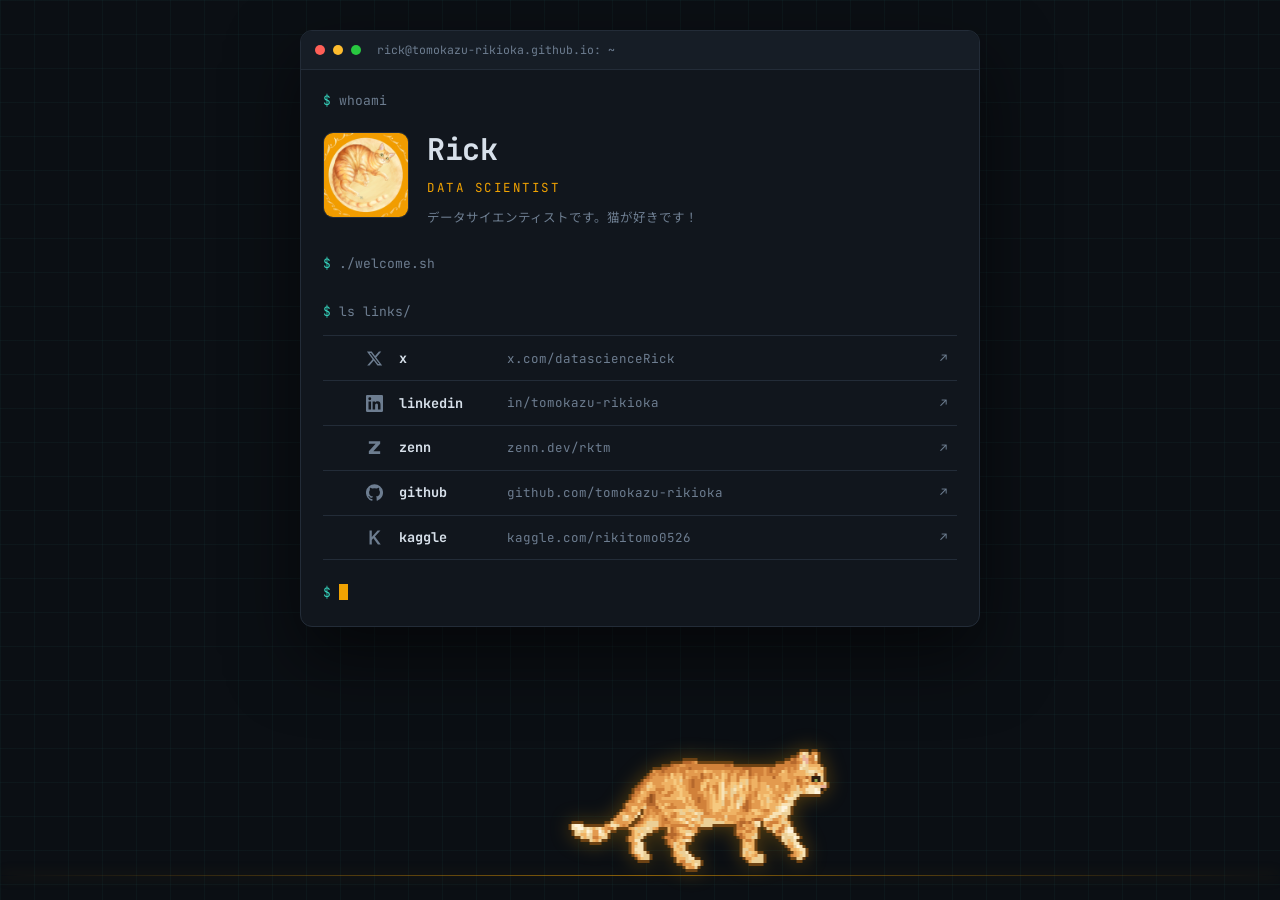
<file: index.html>
<!DOCTYPE html>
<html lang="ja">
<head>
<meta charset="utf-8">
<meta name="viewport" content="width=device-width, initial-scale=1">
<title>Rick — Data Scientist</title>
<meta name="description" content="データサイエンティスト Rick のプロフィール。X・LinkedIn・Zenn・GitHub・Kaggle へのリンクをまとめています。">
<link rel="canonical" href="https://tomokazu-rikioka.github.io/">

<link rel="icon" href="assets/img/favicon-32.png" sizes="32x32">
<link rel="icon" href="assets/img/favicon-16.png" sizes="16x16">
<link rel="apple-touch-icon" href="assets/img/apple-touch-icon.png">
<meta name="theme-color" content="#0b0f14">

<meta property="og:type" content="website">
<meta property="og:locale" content="ja_JP">
<meta property="og:site_name" content="Rick — Data Scientist">
<meta property="og:title" content="Rick — Data Scientist">
<meta property="og:description" content="データサイエンティストです。猫が好きです！">
<meta property="og:url" content="https://tomokazu-rikioka.github.io/">
<meta property="og:image" content="https://tomokazu-rikioka.github.io/assets/img/og.png">
<meta property="og:image:width" content="1200">
<meta property="og:image:height" content="630">
<meta name="twitter:card" content="summary_large_image">
<meta name="twitter:site" content="@datascienceRick">
<meta name="twitter:creator" content="@datascienceRick">

<link rel="preconnect" href="https://fonts.googleapis.com">
<link rel="preconnect" href="https://fonts.gstatic.com" crossorigin>
<link href="https://fonts.googleapis.com/css2?family=JetBrains+Mono:wght@400;500;700&family=Noto+Sans+JP:wght@400;500&display=swap" rel="stylesheet">
<link rel="stylesheet" href="assets/css/style.css">

<script type="application/ld+json">
{
  "@context": "https://schema.org",
  "@type": "Person",
  "name": "Rick",
  "alternateName": "Tomokazu Rikioka",
  "jobTitle": "Data Scientist",
  "description": "データサイエンティストです。猫が好きです！",
  "url": "https://tomokazu-rikioka.github.io/",
  "image": "https://tomokazu-rikioka.github.io/assets/img/avatar.jpg",
  "sameAs": [
    "https://x.com/datascienceRick",
    "https://www.linkedin.com/in/tomokazu-rikioka-723b30314/",
    "https://zenn.dev/rktm",
    "https://github.com/tomokazu-rikioka",
    "https://www.kaggle.com/rikitomo0526"
  ]
}
</script>
</head>
<body>
<div class="scanline"></div>

<main class="term fade">
  <div class="term__bar">
    <span class="dot" style="background:#ff5f57"></span>
    <span class="dot" style="background:#febc2e"></span>
    <span class="dot" style="background:#28c840"></span>
    <span class="term__title">rick@tomokazu-rikioka.github.io: ~</span>
  </div>

  <div class="term__body">
    <p class="cmd">whoami</p>
    <div class="block who">
      <img class="avatar" src="assets/img/avatar.jpg" width="86" height="86"
           alt="Rick のアイコン：丸くなったチャトラ猫のイラスト">
      <div>
        <h1>Rick</h1>
        <p class="role">DATA SCIENTIST</p>
        <p class="bio">データサイエンティストです。猫が好きです！</p>
      </div>
    </div>

    <p class="cmd">./welcome.sh</p>
    <div class="block visitor" id="visitor" hidden>
      <span class="visitor__text">あなたは</span>
      <b class="visitor__num" id="visitor-num">—</b>
      <span class="visitor__text">人目のユーザーです</span>
    </div>

    <p class="cmd">ls links/</p>
    <nav class="block rows" aria-label="プロフィールリンク">
      <a class="row" style="--brand:#ffffff" href="https://x.com/datascienceRick" target="_blank" rel="noopener">
        <span class="row__caret" aria-hidden="true">&gt;</span>
        <span class="row__icon"><svg viewBox="0 0 24 24" aria-hidden="true"><path d="M18.244 2.25h3.308l-7.227 8.26 8.502 11.24H16.17l-5.214-6.817L4.99 21.75H1.68l7.73-8.835L1.254 2.25H8.08l4.713 6.231 5.45-6.231Zm-1.161 17.52h1.833L7.084 4.126H5.117l11.966 15.644Z"/></svg></span>
        <span class="row__key">x</span>
        <span class="row__val">x.com/datascienceRick</span>
        <span class="row__ext" aria-hidden="true">↗</span>
      </a>
      <a class="row" style="--brand:#4aa3ef" href="https://www.linkedin.com/in/tomokazu-rikioka-723b30314/" target="_blank" rel="noopener">
        <span class="row__caret" aria-hidden="true">&gt;</span>
        <span class="row__icon"><svg viewBox="0 0 24 24" aria-hidden="true"><path d="M20.45 20.45h-3.56v-5.57c0-1.33-.02-3.04-1.85-3.04-1.85 0-2.14 1.45-2.14 2.94v5.67H9.35V9h3.42v1.56h.05c.47-.9 1.63-1.85 3.37-1.85 3.6 0 4.27 2.37 4.27 5.46v6.28ZM5.34 7.43a2.06 2.06 0 1 1 0-4.13 2.06 2.06 0 0 1 0 4.13Zm1.78 13.02H3.55V9h3.57v11.45ZM22.22 0H1.77C.79 0 0 .77 0 1.73v20.54C0 23.23.79 24 1.77 24h20.45c.98 0 1.78-.77 1.78-1.73V1.73C24 .77 23.2 0 22.22 0Z"/></svg></span>
        <span class="row__key">linkedin</span>
        <span class="row__val">in/tomokazu-rikioka</span>
        <span class="row__ext" aria-hidden="true">↗</span>
      </a>
      <a class="row" style="--brand:#3ea8ff" href="https://zenn.dev/rktm" target="_blank" rel="noopener">
        <span class="row__caret" aria-hidden="true">&gt;</span>
        <span class="row__icon"><svg viewBox="0 0 24 24" aria-hidden="true"><path d="M4 3h16v3.6L10.4 17.4H20V21H4v-3.6L13.6 6.6H4V3Z"/></svg></span>
        <span class="row__key">zenn</span>
        <span class="row__val">zenn.dev/rktm</span>
        <span class="row__ext" aria-hidden="true">↗</span>
      </a>
      <a class="row" style="--brand:#e6edf3" href="https://github.com/tomokazu-rikioka" target="_blank" rel="noopener">
        <span class="row__caret" aria-hidden="true">&gt;</span>
        <span class="row__icon"><svg viewBox="0 0 24 24" aria-hidden="true"><path d="M12 .3a12 12 0 0 0-3.79 23.4c.6.1.82-.26.82-.58v-2.03c-3.34.72-4.04-1.62-4.04-1.62-.55-1.39-1.34-1.76-1.34-1.76-1.09-.75.08-.73.08-.73 1.2.08 1.84 1.24 1.84 1.24 1.07 1.83 2.81 1.3 3.5 1 .1-.78.42-1.31.76-1.61-2.67-.3-5.47-1.34-5.47-5.93 0-1.31.47-2.38 1.24-3.22-.13-.3-.54-1.52.11-3.18 0 0 1-.32 3.3 1.23a11.5 11.5 0 0 1 6 0c2.29-1.55 3.3-1.23 3.3-1.23.64 1.66.24 2.88.12 3.18.77.84 1.23 1.91 1.23 3.22 0 4.6-2.8 5.62-5.48 5.92.43.37.81 1.1.81 2.22v3.29c0 .32.21.69.83.57A12 12 0 0 0 12 .3Z"/></svg></span>
        <span class="row__key">github</span>
        <span class="row__val">github.com/tomokazu-rikioka</span>
        <span class="row__ext" aria-hidden="true">↗</span>
      </a>
      <a class="row" style="--brand:#20beff" href="https://www.kaggle.com/rikitomo0526" target="_blank" rel="noopener">
        <span class="row__caret" aria-hidden="true">&gt;</span>
        <span class="row__icon"><svg viewBox="0 0 24 24" aria-hidden="true"><path d="M5 2h3.2v9.4L16.4 2h4l-7.8 8.6L20.8 22h-4l-6.4-9-2.2 2.4V22H5V2Z"/></svg></span>
        <span class="row__key">kaggle</span>
        <span class="row__val">kaggle.com/rikitomo0526</span>
        <span class="row__ext" aria-hidden="true">↗</span>
      </a>
    </nav>

    <p class="cmd prompt" aria-hidden="true"><span class="cursor"></span></p>
  </div>
</main>

<script src="assets/js/cat-sprites.js"></script>
<script src="assets/js/cat-pixel.js"></script>
<script src="assets/js/visitors.js"></script>
<script>
  window.__cat = PixelCat.mount({
    scale: window.matchMedia('(max-width: 560px)').matches ? 2 : 3,
    ground: 25,
    speak: 'nya~'
  });
</script>
</body>
</html>
</file>
<file: assets/css/style.css>
/* ==========================================================================
   Rick — Data Scientist / tomokazu-rikioka.github.io
   黒地のグリッドに置いたターミナル窓＋ドット絵のチャトラ
   ========================================================================== */

:root {
  --bg: #0b0f14;
  --panel: #11161d;
  --panel-2: #161d26;
  --line: #232c38;
  --fg: #d7e0ea;
  --fg-dim: #6d7d90;
  --amber: #f0a202;
  --cyan: #35d0ba;
}

* { box-sizing: border-box; }
html, body { margin: 0; }

body {
  min-height: 100svh;
  padding: 30px 20px 108px;
  display: grid;
  place-items: start center;
  background-color: var(--bg);
  background-image:
    linear-gradient(rgba(53, 208, 186, 0.045) 1px, transparent 1px),
    linear-gradient(90deg, rgba(53, 208, 186, 0.045) 1px, transparent 1px);
  background-size: 34px 34px;
  color: var(--fg);
  font-family: 'JetBrains Mono', ui-monospace, SFMono-Regular, Menlo, Consolas, monospace;
  font-size: 14px;
  line-height: 1.7;
  -webkit-font-smoothing: antialiased;
}

/* 猫が歩く走査線 */
.scanline {
  position: fixed;
  left: 0; right: 0; bottom: 24px;
  height: 1px;
  background: linear-gradient(90deg, transparent, rgba(240, 162, 2, 0.55), transparent);
  box-shadow: 0 0 14px rgba(240, 162, 2, 0.35);
  pointer-events: none;
  z-index: 1;
}

/* --- ターミナル窓 ------------------------------------------------------- */
.term {
  width: 100%;
  max-width: 680px;
  position: relative;
  z-index: 2;
  background: var(--panel);
  border: 1px solid var(--line);
  border-radius: 12px;
  overflow: hidden;
  box-shadow: 0 30px 70px rgba(0, 0, 0, 0.55);
}
.term__bar {
  display: flex;
  align-items: center;
  gap: 8px;
  padding: 9px 14px;
  background: var(--panel-2);
  border-bottom: 1px solid var(--line);
}
.dot { width: 10px; height: 10px; border-radius: 50%; }
.term__title { margin-left: 8px; font-size: 11.5px; color: var(--fg-dim); }
.term__body { padding: 20px 22px 22px; }

.cmd {
  margin: 0 0 12px;
  color: var(--fg-dim);
  font-size: 13px;
}
.cmd::before { content: '$ '; color: var(--cyan); }
.block + .cmd { margin-top: 26px; }

/* --- whoami ------------------------------------------------------------- */
.who { display: flex; align-items: center; gap: 18px; }
.avatar {
  flex: none;
  width: 86px; height: 86px;
  border-radius: 10px;
  object-fit: cover;
  border: 1px solid var(--line);
  filter: saturate(1.05);
}
h1 {
  margin: 0;
  font-size: 30px;
  font-weight: 700;
  letter-spacing: -0.01em;
}
@keyframes blink { 50% { opacity: 0; } }
.role { margin: 2px 0 0; color: var(--amber); font-size: 12.5px; letter-spacing: 0.12em; }
.bio {
  margin: 8px 0 0;
  color: var(--fg-dim);
  font-size: 12.5px;
  font-family: 'Noto Sans JP', system-ui, sans-serif;
}

/* --- 訪問者カウンター --------------------------------------------------- */
.visitor {
  display: flex;
  align-items: baseline;
  justify-content: center;
  flex-wrap: wrap;
  gap: 10px;
  padding: 14px 16px;
  background: var(--panel-2);
  border: 1px solid var(--line);
  border-radius: 8px;
}
.visitor[hidden] { display: none; }
.visitor__text {
  font-family: 'Noto Sans JP', system-ui, sans-serif;
  font-size: 13px;
  color: var(--fg-dim);
}
.visitor__num {
  font-size: 30px;
  font-weight: 700;
  line-height: 1.1;
  color: var(--amber);
  font-variant-numeric: tabular-nums;
  text-shadow: 0 0 18px rgba(240, 162, 2, 0.35);
}

/* 末尾の入力待ちプロンプト */
.cmd.prompt { margin: 22px 0 0; }
.cursor {
  display: inline-block;
  width: 9px; height: 16px;
  background: var(--amber);
  vertical-align: -3px;
  animation: blink 1.15s steps(1) infinite;
}

/* --- リンク ------------------------------------------------------------- */
.rows { display: grid; }
.row {
  display: grid;
  grid-template-columns: 22px 26px 96px 1fr auto;
  align-items: center;
  gap: 12px;
  padding: 10px 10px 10px 4px;
  border-bottom: 1px solid var(--line);
  color: inherit;
  text-decoration: none;
  transition: background 0.18s, padding-left 0.18s;
}
.row:first-child { border-top: 1px solid var(--line); }
.row:hover, .row:focus-visible { background: rgba(53, 208, 186, 0.06); padding-left: 10px; }
.row:focus-visible { outline: 1px solid var(--cyan); outline-offset: -1px; }

.row__caret { color: var(--cyan); opacity: 0; transition: opacity 0.18s; }
.row:hover .row__caret { opacity: 1; }
.row__icon { color: var(--fg-dim); display: grid; place-items: center; transition: color 0.18s; }
.row__icon svg { width: 17px; height: 17px; fill: currentColor; display: block; }
.row:hover .row__icon { color: var(--brand); }
.row__key { font-weight: 700; font-size: 13.5px; }
.row__val { color: var(--fg-dim); font-size: 12.5px; overflow: hidden; text-overflow: ellipsis; white-space: nowrap; }
.row:hover .row__val { color: var(--amber); }
.row__ext { color: var(--fg-dim); font-size: 12px; }

/* --- ドット絵の猫 ------------------------------------------------------- */
.pixcat-stage { position: fixed; inset: 0; overflow: hidden; pointer-events: none; z-index: 30; }
.pixcat { position: absolute; left: 0; will-change: transform; }
.pixcat__inner { display: block; transform-origin: 50% 100%; }
.pixcat canvas {
  display: block;
  image-rendering: pixelated;
  pointer-events: auto;
  cursor: pointer;
  filter: drop-shadow(0 0 10px rgba(240, 162, 2, 0.3));
}
.pixcat__bubble {
  position: absolute;
  left: 50%; bottom: var(--cat-top, 100%);
  transform: translateX(-50%) translateY(4px);
  margin-bottom: 6px;
  padding: 2px 8px;
  background: var(--panel-2);
  border: 1px solid var(--line);
  border-radius: 4px;
  color: var(--cyan);
  font-size: 11px;
  white-space: nowrap;
  opacity: 0;
  transition: opacity 0.18s, transform 0.24s cubic-bezier(0.3, 1.4, 0.5, 1);
  pointer-events: none;
}
.pixcat.is-talking .pixcat__bubble { opacity: 1; transform: translateX(-50%) translateY(0); }
.pixcat.is-sleep::after {
  content: 'z z z';
  position: absolute;
  left: 60%; bottom: calc(var(--cat-top, 96%) + 2px);
  color: var(--amber);
  font-size: 11px;
  letter-spacing: 2px;
  animation: zzz 2.6s ease-out infinite;
}
@keyframes zzz {
  0% { opacity: 0; transform: translate(0, 6px); }
  30% { opacity: 0.9; }
  100% { opacity: 0; transform: translate(12px, -22px); }
}
.pixcat.is-hop .pixcat__inner { animation: pixhop 0.52s cubic-bezier(0.3, 1.4, 0.5, 1); }
@keyframes pixhop {
  0%, 100% { transform: scaleX(var(--sx, 1)) translateY(0); }
  45% { transform: scaleX(var(--sx, 1)) translateY(-16px); }
}

/* --- 登場アニメ --------------------------------------------------------- */
.fade { opacity: 0; animation: fadein 0.6s ease forwards; }
@keyframes fadein { to { opacity: 1; } }

@media (prefers-reduced-motion: reduce) {
  .fade { animation: none; opacity: 1; }
  .cursor { animation: none; }
  .pixcat.is-sleep::after { animation: none; opacity: 0.9; }
}

/* --- 404 ---------------------------------------------------------------- */
.notfound { text-align: left; }
.notfound h1 { font-size: 26px; margin-bottom: 4px; }
.notfound .home {
  display: inline-block;
  margin-top: 14px;
  padding: 7px 14px;
  border: 1px solid var(--line);
  border-radius: 8px;
  color: var(--cyan);
  text-decoration: none;
  font-size: 13px;
}
.notfound .home:hover { background: rgba(53, 208, 186, 0.08); }

/* --- モバイル ----------------------------------------------------------- */
@media (max-width: 560px) {
  body { padding: 20px 14px 96px; font-size: 13px; }
  .term__body { padding: 16px 14px 18px; }
  .who { gap: 14px; }
  .avatar { width: 68px; height: 68px; }
  h1 { font-size: 24px; }
  .visitor { padding: 12px 12px; gap: 8px; }
  .visitor__num { font-size: 26px; }
  .visitor__text { font-size: 12.5px; }
  .row { grid-template-columns: 16px 22px 1fr auto; gap: 9px; }
  .row__val { display: none; }
}
</file>
